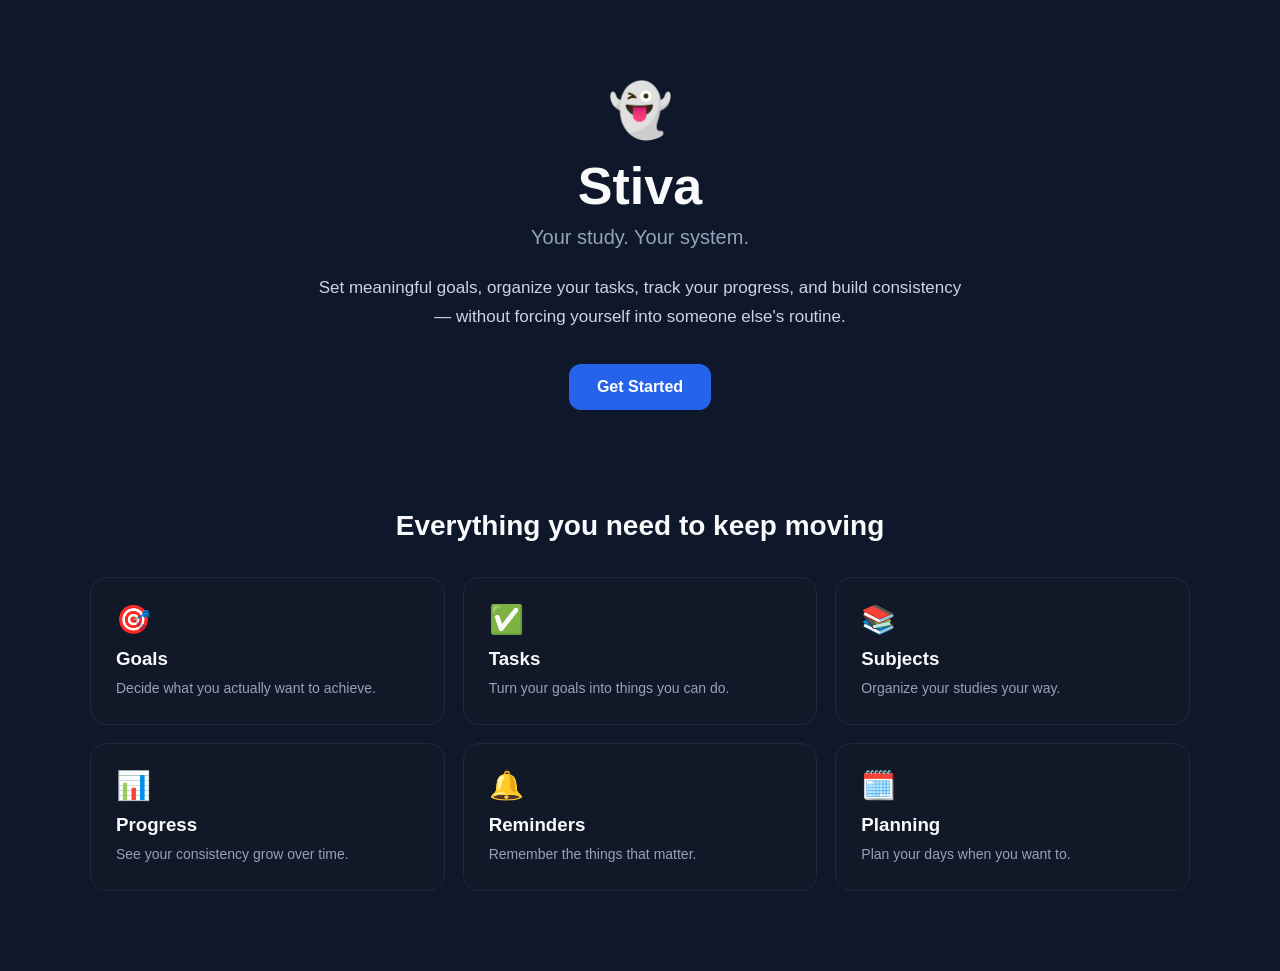
<file: index.html>
<!DOCTYPE html>
<html lang="en">

<head>
    <meta charset="UTF-8">
    <meta name="viewport" content="width=device-width, initial-scale=1.0">

    <title>Stiva</title>

    <link rel="stylesheet" href="css/style.css">
</head>

<body>

    <main class="landing-page">

        <section class="hero">

            <div class="brand-mark">
                👻
            </div>

            <h1>Stiva</h1>
            

            <p class="hero-tagline">
                Your study. Your system.
            </p>

            <p class="hero-description">
                Set meaningful goals, organize your tasks,
                track your progress, and build consistency —
                without forcing yourself into someone else's routine.
            </p>

            <button
                class="hero-button"
                onclick="location.href='login.html'">
                Get Started
            </button>

        </section>


        <section class="features">

            <h2>Everything you need to keep moving</h2>

            <div class="feature-grid">

                <div class="feature-card">
                    <span>🎯</span>
                    <h3>Goals</h3>
                    <p>
                        Decide what you actually want to achieve.
                    </p>
                </div>

                <div class="feature-card">
                    <span>✅</span>
                    <h3>Tasks</h3>
                    <p>
                        Turn your goals into things you can do.
                    </p>
                </div>

                <div class="feature-card">
                    <span>📚</span>
                    <h3>Subjects</h3>
                    <p>
                        Organize your studies your way.
                    </p>
                </div>

                <div class="feature-card">
                    <span>📊</span>
                    <h3>Progress</h3>
                    <p>
                        See your consistency grow over time.
                    </p>
                </div>

                <div class="feature-card">
                    <span>🔔</span>
                    <h3>Reminders</h3>
                    <p>
                        Remember the things that matter.
                    </p>
                </div>

                <div class="feature-card">
                    <span>🗓️</span>
                    <h3>Planning</h3>
                    <p>
                        Plan your days when you want to.
                    </p>
                </div>

            </div>

        </section>

    </main>

</body>

</html>
</file>
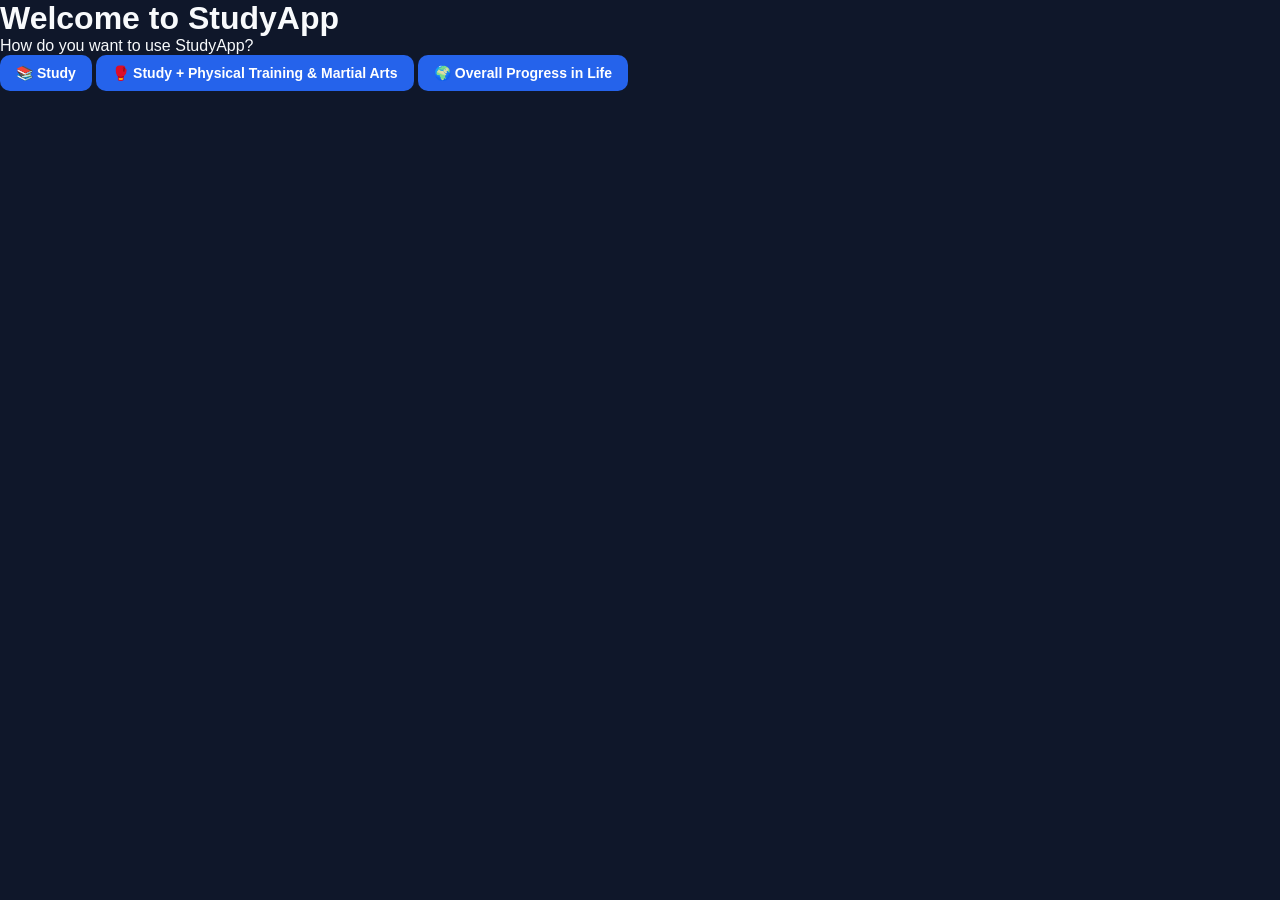
<file: onboarding.html>
<!DOCTYPE html>
<html lang="en">

<head>
    <meta charset="UTF-8">
    <meta name="viewport" content="width=device-width, initial-scale=1.0">

    <title>Setup - StudyApp</title>

    <link rel="stylesheet" href="css/style.css">
</head>

<body>

    <main>

        <h1>Welcome to StudyApp</h1>

        <p>How do you want to use StudyApp?</p>

        <div>

            <button onclick="selectMode('study')">
                📚 Study
            </button>

            <button onclick="selectMode('study_fitness')">
                🥊 Study + Physical Training & Martial Arts
            </button>

            <button onclick="selectMode('overall')">
                🌍 Overall Progress in Life
            </button>

        </div>

        <p id="message"></p>

    </main>

    <script>

        function selectMode(mode) {

            localStorage.setItem("studyAppMode", mode);

            document.getElementById("message").textContent =
                "Mode selected!";

            setTimeout(() => {
                window.location.href = "dashboard.html";
            }, 500);
        }

    </script>

</body>

</html>
</file>
<file: css/style.css>
/* =========================
   STIVA - MAIN DESIGN
========================= */

* {
    margin: 0;
    padding: 0;
    box-sizing: border-box;
}

body {
    font-family: Arial, sans-serif;
    background: #0f172a;
    color: #f8fafc;
    min-height: 100vh;
}


/* =========================
   HEADER
========================= */

.dashboard-header {
    display: flex;
    justify-content: space-between;
    align-items: center;

    padding: 22px 7%;

    border-bottom: 1px solid #1e293b;
}

.dashboard-header h1 {
    font-size: 28px;
}

.dashboard-header p {
    color: #94a3b8;
    margin-top: 4px;
}


/* =========================
   BUTTONS
========================= */

button {
    border: none;
    border-radius: 10px;

    padding: 10px 16px;

    background: #2563eb;

    
    color: white;

    font-size: 14px;
    font-weight: bold;

    cursor: pointer;


    transition: 0.2s;
}

button:hover {
    transform: translateY(-2px);
    opacity: 0.9;
}


/* =========================
   DASHBOARD
========================= */

.dashboard-container {
    width: 86%;
    max-width: 1200px;

    margin: auto;

    padding: 40px 0;
}


/* =========================
   WELCOME
========================= */

.welcome-section {
    margin-bottom: 35px;
}

.welcome-section h2 {
    font-size: 32px;
    margin-bottom: 8px;
}

.welcome-section p {
    color: #94a3b8;
}


/* =========================
   SECTIONS
========================= */

.dashboard-section {
    background: #111827;

    border: 1px solid #1e293b;

    border-radius: 18px;

    padding: 24px;

    margin-bottom: 24px;
}

.section-header {
    display: flex;

    justify-content: space-between;
    align-items: center;

    gap: 20px;

    margin-bottom: 20px;
}

.section-header h2 {
    font-size: 21px;
}

.section-header p {
    color: #94a3b8;

    margin-top: 5px;

    font-size: 14px;
}


/* =========================
   EMPTY CARDS
========================= */

.empty-card {
    background: #0f172a;

    border: 1px dashed #334155;

    border-radius: 12px;

    padding: 25px;

    text-align: center;
}

.empty-card h3 {
    margin-bottom: 8px;
}

.empty-card p {
    color: #94a3b8;
}


/* =========================
   GOALS
========================= */

.goal-card {
    background: #0f172a;

    border: 1px solid #334155;

    border-radius: 14px;

    padding: 18px;

    margin-bottom: 12px;
}

.goal-card h3 {
    margin-bottom: 8px;
}

.goal-card p {
    color: #94a3b8;
}


/* =========================
   TASKS
========================= */

.task-card {
    display: flex;

    align-items: center;

    gap: 12px;

    background: #0f172a;

    border: 1px solid #334155;

    border-radius: 12px;

    padding: 14px;

    margin-bottom: 10px;
}

.task-card input {
    width: 18px;
    height: 18px;

    cursor: pointer;
}

.task-card span {
    flex: 1;
}


/* Delete button */

.task-card button {
    background: #334155;

    padding: 7px 11px;

    font-size: 12px;
}


/* =========================
   GRID
========================= */

.dashboard-grid {
    display: grid;

    grid-template-columns: 1fr 1fr;

    gap: 24px;
}


/* =========================
   PROGRESS CIRCLE
========================= */

.progress-circle {
    width: 150px;
    height: 150px;

    border-radius: 50%;

    border: 12px solid #334155;

    display: flex;

    justify-content: center;
    align-items: center;

    margin: 30px auto 10px;
}

.progress-circle span {
    font-size: 28px;
    font-weight: bold;
}


/* =========================
   QUOTE
========================= */

.quote-card {
    background: #111827;

    border: 1px solid #1e293b;

    border-radius: 18px;

    padding: 28px;

    text-align: center;

    margin-top: 10px;
}

.quote-card p {
    color: #cbd5e1;

    font-size: 17px;

    font-style: italic;
}


/* =========================
   MOBILE
========================= */

@media (max-width: 700px) {

    .dashboard-header {
        padding: 18px 5%;
    }

    .dashboard-container {
        width: 92%;
        padding: 25px 0;
    }

    .dashboard-grid {
        grid-template-columns: 1fr;
    }

    .welcome-section h2 {
        font-size: 25px;
    }

    .section-header {
        align-items: flex-start;
        flex-direction: column;
    }

}
/* =========================
   ACCOUNT MENU
========================= */

.account-area {
    display: flex;
    align-items: center;
    gap: 10px;
}

.account-menu-wrapper {
    position: relative;
}

.account-menu {
    display: none;
    position: absolute;
    top: calc(100% + 10px);
    right: 0;
    width: 240px;
    background: #111827;
    border: 1px solid #334155;
    border-radius: 14px;
    padding: 12px;
    box-shadow: 0 15px 35px rgba(0, 0, 0, 0.35);
    z-index: 1000;
}

.account-menu.show {
    display: block;
}

.account-menu p {
    color: #94a3b8;
    font-size: 13px;
    padding: 8px 10px 12px;
    margin-bottom: 8px;
    border-bottom: 1px solid #334155;
    word-break: break-word;
}

.account-menu button {
    width: 100%;
    text-align: left;
    background: transparent;
    padding: 11px 10px;
    border-radius: 8px;
    margin-top: 4px;
}

.account-menu button:hover {
    background: #1e293b;
    transform: none;
}
/* =========================
   LANDING PAGE
========================= */

.landing-page {
    width: 90%;
    max-width: 1100px;
    margin: auto;
    padding: 80px 0;
}

.hero {
    max-width: 750px;
    margin: 0 auto;
    text-align: center;
}

.brand-mark {
    font-size: 52px;
    margin-bottom: 15px;
}

.hero h1 {
    font-size: 52px;
    margin-bottom: 10px;
}

.hero-tagline {
    color: #94a3b8;
    font-size: 20px;
    margin-bottom: 25px;
}

.hero-description {
    color: #cbd5e1;
    font-size: 17px;
    line-height: 1.7;
    max-width: 650px;
    margin: 0 auto 32px;
}

.hero-button {
    font-size: 16px;
    padding: 14px 28px;
    border-radius: 12px;
}

.features {
    margin-top: 100px;
    text-align: center;
}

.features h2 {
    font-size: 28px;
    margin-bottom: 35px;
}

.feature-grid {
    display: grid;
    grid-template-columns: repeat(3, 1fr);
    gap: 18px;
}

.feature-card {
    background: #111827;
    border: 1px solid #1e293b;
    border-radius: 16px;
    padding: 25px;
    text-align: left;
}

.feature-card span {
    font-size: 28px;
}

.feature-card h3 {
    margin: 12px 0 8px;
}

.feature-card p {
    color: #94a3b8;
    font-size: 14px;
    line-height: 1.5;
}

@media (max-width: 700px) {

    .landing-page {
        padding: 50px 0;
    }

    .hero h1 {
        font-size: 40px;
    }

    .feature-grid {
        grid-template-columns: 1fr;
    }
}
/* =========================
   LOGIN / AUTH PAGE
========================= */

.auth-page {
    min-height: 100vh;
    display: flex;
    justify-content: center;
    align-items: center;
    padding: 40px 20px;
}

.auth-card {
    width: 100%;
    max-width: 440px;
    background: #111827;
    border: 1px solid #1e293b;
    border-radius: 22px;
    padding: 40px;
    text-align: center;
    box-shadow: 0 20px 50px rgba(0, 0, 0, 0.3);
}

.auth-logo {
    font-size: 48px;
    margin-bottom: 15px;
}

.auth-card h1 {
    font-size: 30px;
    margin-bottom: 8px;
}

.auth-subtitle {
    color: #94a3b8;
    font-size: 16px;
    margin-bottom: 12px;
}

.auth-description {
    color: #64748b;
    font-size: 14px;
    line-height: 1.5;
    margin-bottom: 30px;
}

.input-group {
    text-align: left;
    margin-bottom: 18px;
}

.input-group label {
    display: block;
    color: #cbd5e1;
    font-size: 14px;
    font-weight: bold;
    margin-bottom: 7px;
}

.input-group input {
    width: 100%;
    padding: 13px 14px;
    border-radius: 10px;
    border: 1px solid #334155;
    background: #0f172a;
    color: #f8fafc;
    font-size: 15px;
    outline: none;
}

.input-group input:focus {
    border-color: #2563eb;
}

.auth-button,
.signup-button {
    width: 100%;
    padding: 13px;
    margin-top: 5px;
}

.signup-button {
    background: #334155;
}

.signup-button:hover {
    background: #475569;
}

.auth-message {
    min-height: 20px;
    margin: 15px 0;
    color: #94a3b8;
    font-size: 14px;
}

.auth-divider {
    display: flex;
    align-items: center;
    gap: 12px;
    margin: 25px 0 15px;
    color: #64748b;
    font-size: 13px;
}

.auth-divider::before,
.auth-divider::after {
    content: "";
    height: 1px;
    background: #334155;
    flex: 1;
}

.back-button {
    width: 100%;
    margin-top: 14px;
    background: transparent;
    color: #94a3b8;
}

.back-button:hover {
    background: #1e293b;
    transform: none;
}

@media (max-width: 500px) {

    .auth-card {
        padding: 30px 22px;
    }

    .auth-card h1 {
        font-size: 26px;
    }
}
/* =========================
   SETTINGS PANEL
========================= */

.settings-overlay {
    display: none;
    position: fixed;
    inset: 0;
    background: rgba(0, 0, 0, 0.65);
    backdrop-filter: blur(5px);
    justify-content: center;
    align-items: center;
    padding: 20px;
    z-index: 2000;
}

.settings-overlay.show {
    display: flex;
}

.settings-panel {
    width: 100%;
    max-width: 520px;
    max-height: 85vh;
    overflow-y: auto;
    background: #111827;
    border: 1px solid #334155;
    border-radius: 20px;
    padding: 28px;
    box-shadow: 0 25px 60px rgba(0, 0, 0, 0.5);
}

.settings-header {
    display: flex;
    justify-content: space-between;
    align-items: flex-start;
    gap: 20px;
    margin-bottom: 25px;
}

.settings-header h2 {
    font-size: 25px;
    margin-bottom: 5px;
}

.settings-header p {
    color: #94a3b8;
    font-size: 14px;
}

.close-settings {
    background: #1e293b;
    padding: 8px 11px;
    font-size: 15px;
}

.close-settings:hover {
    background: #334155;
    transform: none;
}

.settings-option {
    background: #0f172a;
    border: 1px solid #1e293b;
    border-radius: 14px;
    padding: 18px;
    margin-bottom: 15px;
}

.settings-option h3 {
    font-size: 16px;
    margin-bottom: 6px;
}

.settings-option p {
    color: #94a3b8;
    font-size: 13px;
    line-height: 1.5;
    margin-bottom: 12px;
}

.settings-option button {
    background: #1e293b;
    font-size: 13px;
}

.settings-option button:hover {
    background: #334155;
    transform: none;
}

.settings-close-button {
    width: 100%;
    margin-top: 5px;
    background: #2563eb;
}
/* =========================
   LIGHT MODE
========================= */

body.light-mode {
    background: #f8fafc;
    color: #0f172a;
}

body.light-mode .dashboard-header {
    border-bottom-color: #e2e8f0;
}

body.light-mode .dashboard-header p,
body.light-mode .welcome-section p,
body.light-mode .section-header p {
    color: #64748b;
}

body.light-mode .dashboard-section,
body.light-mode .quote-card,
body.light-mode .settings-panel {
    background: #ffffff;
    border-color: #e2e8f0;
}

body.light-mode .empty-card,
body.light-mode .goal-card,
body.light-mode .task-card,
body.light-mode .settings-option {
    background: #f8fafc;
    border-color: #cbd5e1;
}

body.light-mode .account-menu {
    background: #ffffff;
    border-color: #e2e8f0;
}

body.light-mode .account-menu button:hover {
    background: #f1f5f9;
}

body.light-mode .settings-option p,
body.light-mode .settings-header p {
    color: #64748b;
}



/* =========================
   MODE SELECTOR
========================= */

.mode-selector {
    display: none;
    margin-top: 12px;
    gap: 8px;
    flex-direction: column;
}

.mode-selector.show {
    display: flex;
}

.mode-selector button {
    width: 100%;
    text-align: left;
    background: #1e293b;
}

.mode-selector button:hover {
    background: #334155;
    transform: none;
}
/* =========================
   COMING SOON MESSAGE
========================= */

.coming-soon-message {
    display: none;
    margin-top: 12px;
    padding: 12px;
    border-radius: 10px;
    background: #1e293b;
    color: #cbd5e1;
    font-size: 13px;
    line-height: 1.5;
}

.coming-soon-message.show {
    display: block;
}
/* ====================
   DASHBOARD GRID FIX
   ==================== */

.dashboard-grid {
    grid-template-columns: minmax(0, 1fr) minmax(0, 1fr);
}

.dashboard-grid > * {
    min-width: 0;
}/* ====================
   ADD / EDIT ITEM MODAL
   ==================== */

.item-modal {
    display: none;
    position: fixed;
    inset: 0;
    background: rgba(0, 0, 0, 0.65);
    backdrop-filter: blur(5px);
    justify-content: center;
    align-items: center;
    padding: 20px;
    z-index: 3000;
}

.item-modal.show {
    display: flex;
}

.item-modal-box {
    width: 100%;
    max-width: 480px;
    background: #111827;
    border: 1px solid #334155;
    border-radius: 20px;
    padding: 28px;
    box-shadow: 0 25px 60px rgba(0, 0, 0, 0.5);
}

.item-modal-header {
    display: flex;
    justify-content: space-between;
    align-items: flex-start;
    gap: 20px;
    margin-bottom: 22px;
}

.item-modal-header h2 {
    font-size: 23px;
    margin-bottom: 6px;
}

.item-modal-header p {
    color: #94a3b8;
    font-size: 14px;
}

.modal-close {
    background: #1e293b;
    padding: 8px 11px;
    font-size: 14px;
}

.modal-close:hover {
    background: #334155;
    transform: none;
}

#itemInput {
    width: 100%;
    padding: 14px;
    border-radius: 11px;
    border: 1px solid #334155;
    background: #0f172a;
    color: #f8fafc;
    font-size: 15px;
    outline: none;
}

#itemInput:focus {
    border-color: #2563eb;
}

.modal-message {
    min-height: 20px;
    margin: 10px 0;
    color: #f87171;
    font-size: 13px;
}

.modal-save-button {
    width: 100%;
    margin-top: 5px;
    padding: 13px;
}


/* ====================
   GOAL ACTIONS
   ==================== */

.goal-card {
    position: relative;
}

.goal-actions {
    display: flex;
    gap: 8px;
    margin-top: 14px;
}

.goal-actions button,
.task-actions button {
    background: #1e293b;
    padding: 7px 11px;
    font-size: 12px;
}

.goal-actions button:hover,
.task-actions button:hover {
    background: #334155;
    transform: none;
}

.goal-actions .delete-button,
.task-actions .delete-button {
    background: #3f1d1d;
}


/* ====================
   TASK ACTIONS
   ==================== */

.task-card {
    flex-wrap: wrap;
}

.task-actions {
    display: flex;
    gap: 8px;
    margin-left: auto;
}


/* ====================
   LIGHT MODE MODAL
   ==================== */

body.light-mode .item-modal-box {
    background: #ffffff;
    border-color: #e2e8f0;
}

body.light-mode #itemInput {
    background: #f8fafc;
    color: #0f172a;
    border-color: #cbd5e1;
}

body.light-mode .item-modal-header p {
    color: #64748b;
}

body.light-mode .modal-close,
body.light-mode .goal-actions button,
body.light-mode .task-actions button {
    background: #e2e8f0;
    color: #0f172a;
}

body.light-mode .goal-actions button:hover,
body.light-mode .task-actions button:hover {
    background: #cbd5e1;
}
/* Prevent dashboard columns from pushing into each other */

.dashboard-grid {
    grid-template-columns: minmax(0, 1fr) minmax(0, 1fr);
}

.dashboard-grid > * {
    min-width: 0;
}

@media (max-width: 800px) {
    .dashboard-grid {
        grid-template-columns: 1fr;
    }
}
/* ====================
   DELETE MODAL
   ==================== */

.delete-modal-actions {
    display: flex;
    gap: 10px;
    margin-top: 10px;
}

.delete-modal-actions button {
    flex: 1;
    padding: 13px;
}

.cancel-delete-button {
    background: #334155;
}

.cancel-delete-button:hover {
    background: #475569;
    transform: none;
}

.confirm-delete-button {
    background: #991b1b;
}

.confirm-delete-button:hover {
    background: #b91c1c;
    transform: none;
}

body.light-mode .cancel-delete-button {
    background: #e2e8f0;
    color: #0f172a;
}

body.light-mode .cancel-delete-button:hover {
    background: #cbd5e1;
}

body.light-mode .confirm-delete-button {
    background: #dc2626;
    color: white;
}
.subject-card {
    display: flex;
    align-items: center;
    justify-content: space-between;
    gap: 20px;
    padding: 16px;
}

.subject-card > div:first-child {
    min-width: 0;
    flex: 1;
}

.subject-card h3 {
    margin: 0;
}

.subject-actions {
    display: flex;
    align-items: center;
    gap: 10px;
    flex-shrink: 0;
}


.subject-actions {
    display: flex;
    align-items: center;
    gap: 8px;
    flex-shrink: 0;
}

.subject-card h3 {
    margin: 0;
}
/* ====================
   SUBJECT MODAL INPUT
   ==================== */

#subjectInput {
    width: 100%;
    box-sizing: border-box;
    padding: 14px 16px;
    margin-top: 8px;

    border: 1px solid #475569;
    border-radius: 10px;

    background: #0f172a;
    color: white;

    font-size: 16px;
    outline: none;

    transition: border-color 0.2s, box-shadow 0.2s;
}

#subjectInput::placeholder {
    color: #94a3b8;
}

#subjectInput:focus {
    border-color: #6366f1;
    box-shadow: 0 0 0 3px rgba(99, 102, 241, 0.15);
}

body.light-mode #subjectInput {
    background: white;
    color: #0f172a;
    border-color: #cbd5e1;
}

body.light-mode #subjectInput::placeholder {
    color: #64748b;
}

body.light-mode #subjectInput:focus {
    border-color: #6366f1;
}
</file>
